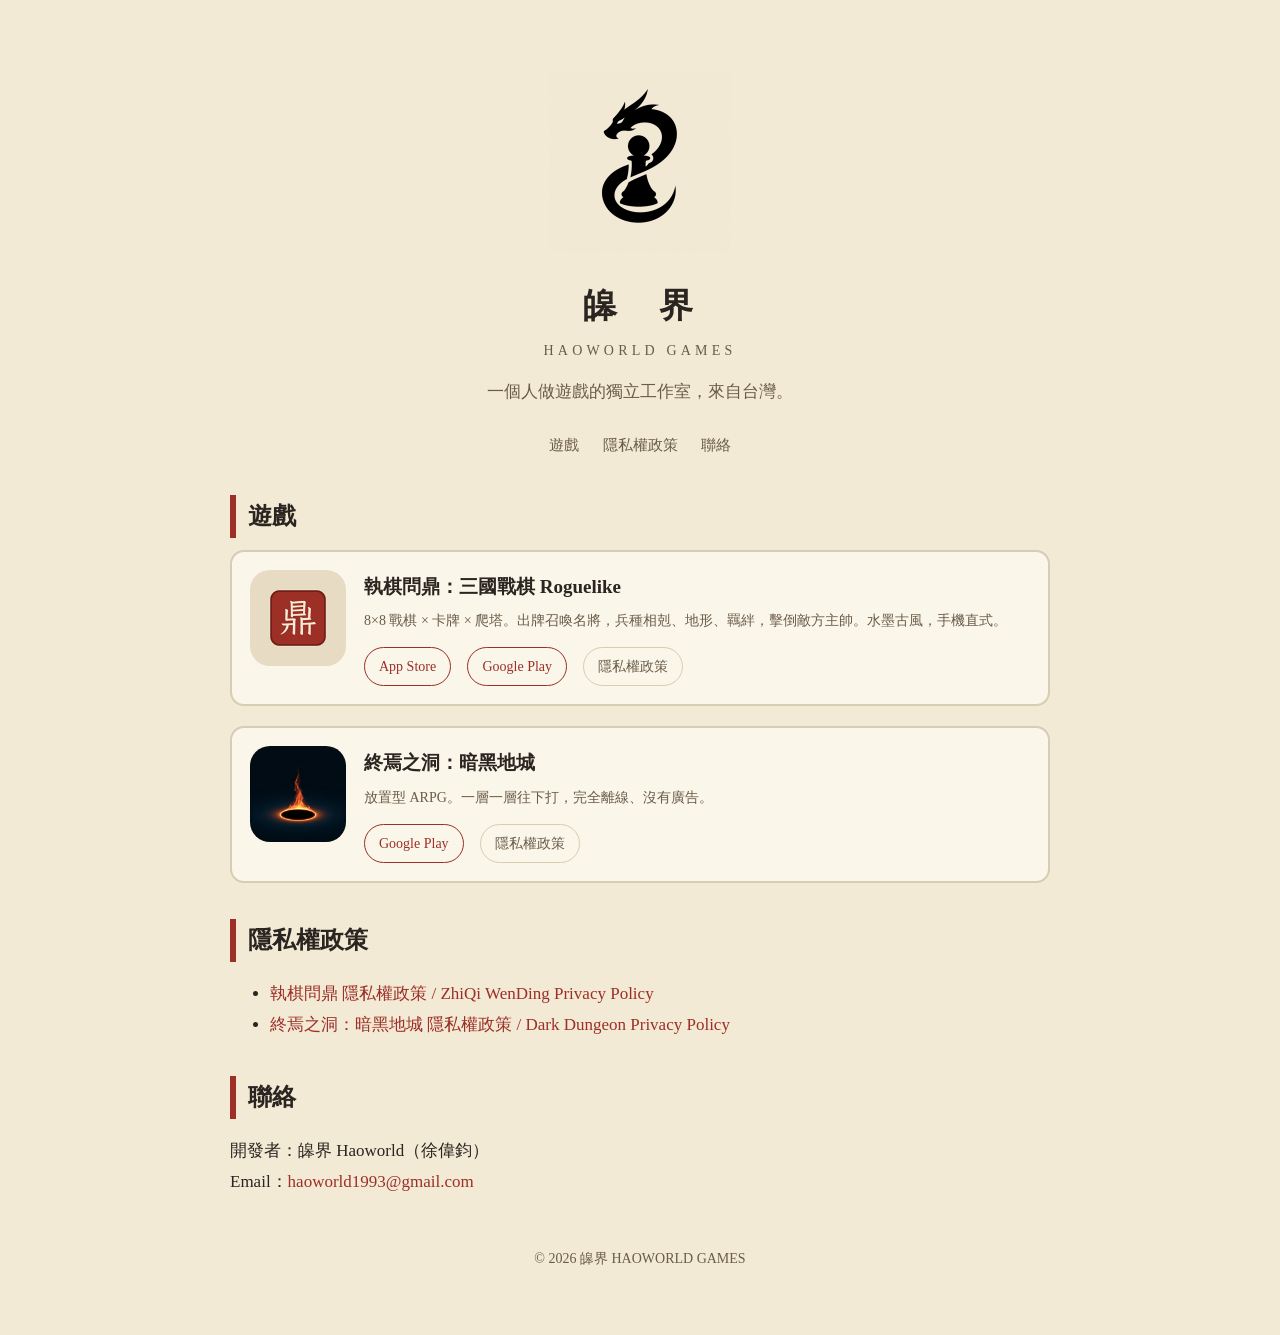
<file: index.html>
<!doctype html>
<html lang="zh-Hant">
<head>
<meta charset="utf-8">
<meta name="viewport" content="width=device-width, initial-scale=1">
<title>皞界 HAOWORLD GAMES</title>
<meta name="description" content="皞界 HAOWORLD GAMES — 台灣獨立遊戲工作室。執棋問鼎：三國戰棋 Roguelike、終焉之洞：暗黑地城。">
<link rel="icon" href="assets/zhiqiwending.png">
<link rel="stylesheet" href="assets/site.css">
</head>
<body>
<div class="wrap">
  <header class="site">
    <img class="logo" src="assets/logo.png" alt="皞界 LOGO：龍與棋子">
    <h1>皞　界</h1>
    <div class="en">HAOWORLD GAMES</div>
    <div class="tag">一個人做遊戲的獨立工作室，來自台灣。</div>
  </header>
  <nav class="top">
    <a href="#games">遊戲</a>
    <a href="#privacy">隱私權政策</a>
    <a href="#contact">聯絡</a>
  </nav>

  <h2 id="games">遊戲</h2>
  <div class="games">
    <div class="game">
      <img src="assets/zhiqiwending.png" alt="執棋問鼎 圖示">
      <div>
        <h3>執棋問鼎：三國戰棋 Roguelike</h3>
        <div class="sub">8×8 戰棋 × 卡牌 × 爬塔。出牌召喚名將，兵種相剋、地形、羈絆，擊倒敵方主帥。水墨古風，手機直式。</div>
        <div class="links">
          <a href="https://apps.apple.com/app/id6809113936">App Store</a>
          <a href="https://play.google.com/store/apps/details?id=com.haoworld.zhiqiwending">Google Play</a>
          <a class="soft" href="zhiqiwending/privacy.html">隱私權政策</a>
        </div>
      </div>
    </div>
    <div class="game">
      <img src="assets/darkdungeon.png" alt="終焉之洞：暗黑地城 圖示">
      <div>
        <h3>終焉之洞：暗黑地城</h3>
        <div class="sub">放置型 ARPG。一層一層往下打，完全離線、沒有廣告。</div>
        <div class="links">
          <a href="https://play.google.com/store/apps/details?id=com.haoworld.darkdungeon">Google Play</a>
          <a class="soft" href="darkdungeon/privacy.html">隱私權政策</a>
        </div>
      </div>
    </div>
  </div>

  <h2 id="privacy">隱私權政策</h2>
  <ul>
    <li><a href="zhiqiwending/privacy.html">執棋問鼎 隱私權政策 / ZhiQi WenDing Privacy Policy</a></li>
    <li><a href="darkdungeon/privacy.html">終焉之洞：暗黑地城 隱私權政策 / Dark Dungeon Privacy Policy</a></li>
  </ul>

  <h2 id="contact">聯絡</h2>
  <p>開發者：皞界 Haoworld（徐偉鈞）<br>
  Email：<a href="mailto:haoworld1993@gmail.com">haoworld1993@gmail.com</a></p>

  <footer>© 2026 皞界 HAOWORLD GAMES</footer>
</div>
</body>
</html>
</file>
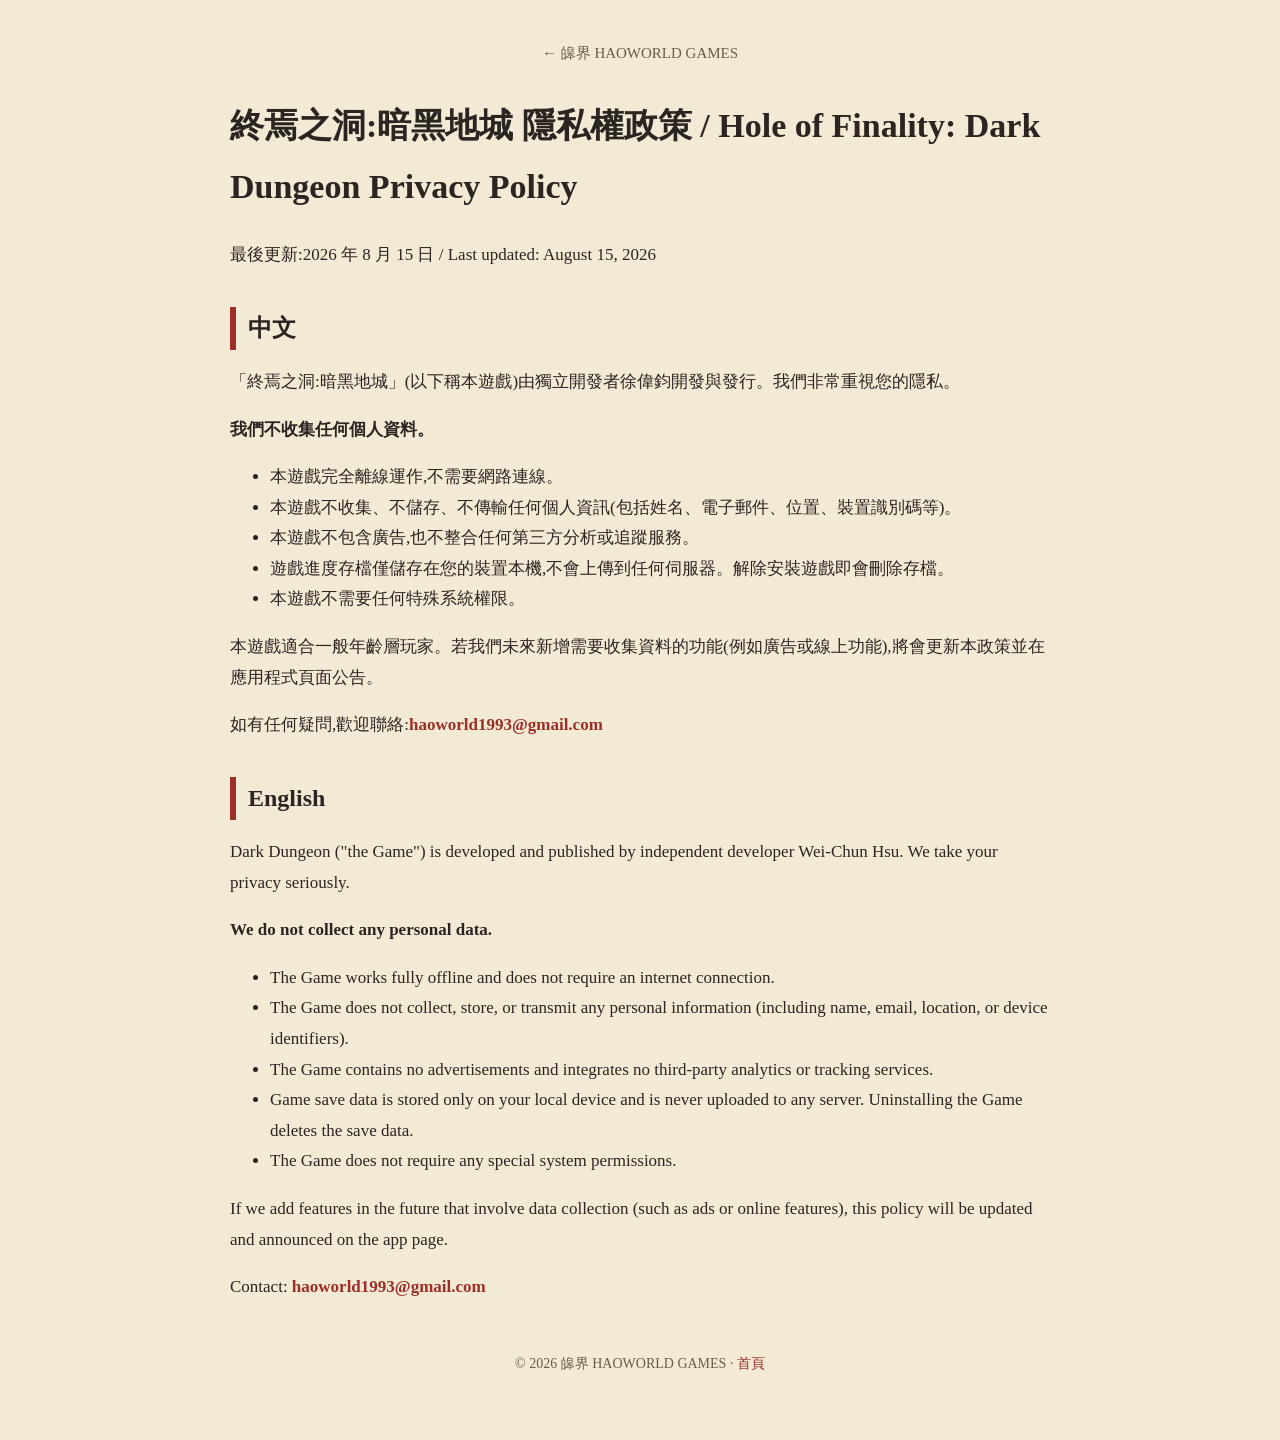
<file: darkdungeon/privacy.html>
<!doctype html>
<html lang="zh-Hant">
<head>
<meta charset="utf-8">
<meta name="viewport" content="width=device-width, initial-scale=1">
<title>終焉之洞：暗黑地城 隱私權政策 / Dark Dungeon Privacy Policy</title>
<link rel="icon" href="../assets/zhiqiwending.png">
<link rel="stylesheet" href="../assets/site.css">
</head>
<body>
<div class="wrap">
<nav class="top"><a href="../">← 皞界 HAOWORLD GAMES</a></nav>
<h1>終焉之洞:暗黑地城 隱私權政策 / Hole of Finality: Dark Dungeon Privacy Policy</h1>
<p>最後更新:2026 年 8 月 15 日 / Last updated: August 15, 2026</p>
<h2>中文</h2>
<p>「終焉之洞:暗黑地城」(以下稱本遊戲)由獨立開發者徐偉鈞開發與發行。我們非常重視您的隱私。</p>
<p><strong>我們不收集任何個人資料。</strong></p>
<ul><li>本遊戲完全離線運作,不需要網路連線。</li><li>本遊戲不收集、不儲存、不傳輸任何個人資訊(包括姓名、電子郵件、位置、裝置識別碼等)。</li><li>本遊戲不包含廣告,也不整合任何第三方分析或追蹤服務。</li><li>遊戲進度存檔僅儲存在您的裝置本機,不會上傳到任何伺服器。解除安裝遊戲即會刪除存檔。</li><li>本遊戲不需要任何特殊系統權限。</li></ul>
<p>本遊戲適合一般年齡層玩家。若我們未來新增需要收集資料的功能(例如廣告或線上功能),將會更新本政策並在應用程式頁面公告。</p>
<p>如有任何疑問,歡迎聯絡:<strong><a href="mailto:haoworld1993@gmail.com">haoworld1993@gmail.com</a></strong></p>
<h2>English</h2>
<p>Dark Dungeon ("the Game") is developed and published by independent developer Wei-Chun Hsu. We take your privacy seriously.</p>
<p><strong>We do not collect any personal data.</strong></p>
<ul><li>The Game works fully offline and does not require an internet connection.</li><li>The Game does not collect, store, or transmit any personal information (including name, email, location, or device identifiers).</li><li>The Game contains no advertisements and integrates no third-party analytics or tracking services.</li><li>Game save data is stored only on your local device and is never uploaded to any server. Uninstalling the Game deletes the save data.</li><li>The Game does not require any special system permissions.</li></ul>
<p>If we add features in the future that involve data collection (such as ads or online features), this policy will be updated and announced on the app page.</p>
<p>Contact: <strong><a href="mailto:haoworld1993@gmail.com">haoworld1993@gmail.com</a></strong></p>
<footer>© 2026 皞界 HAOWORLD GAMES · <a href="../">首頁</a></footer>
</div>
</body>
</html>
</file>
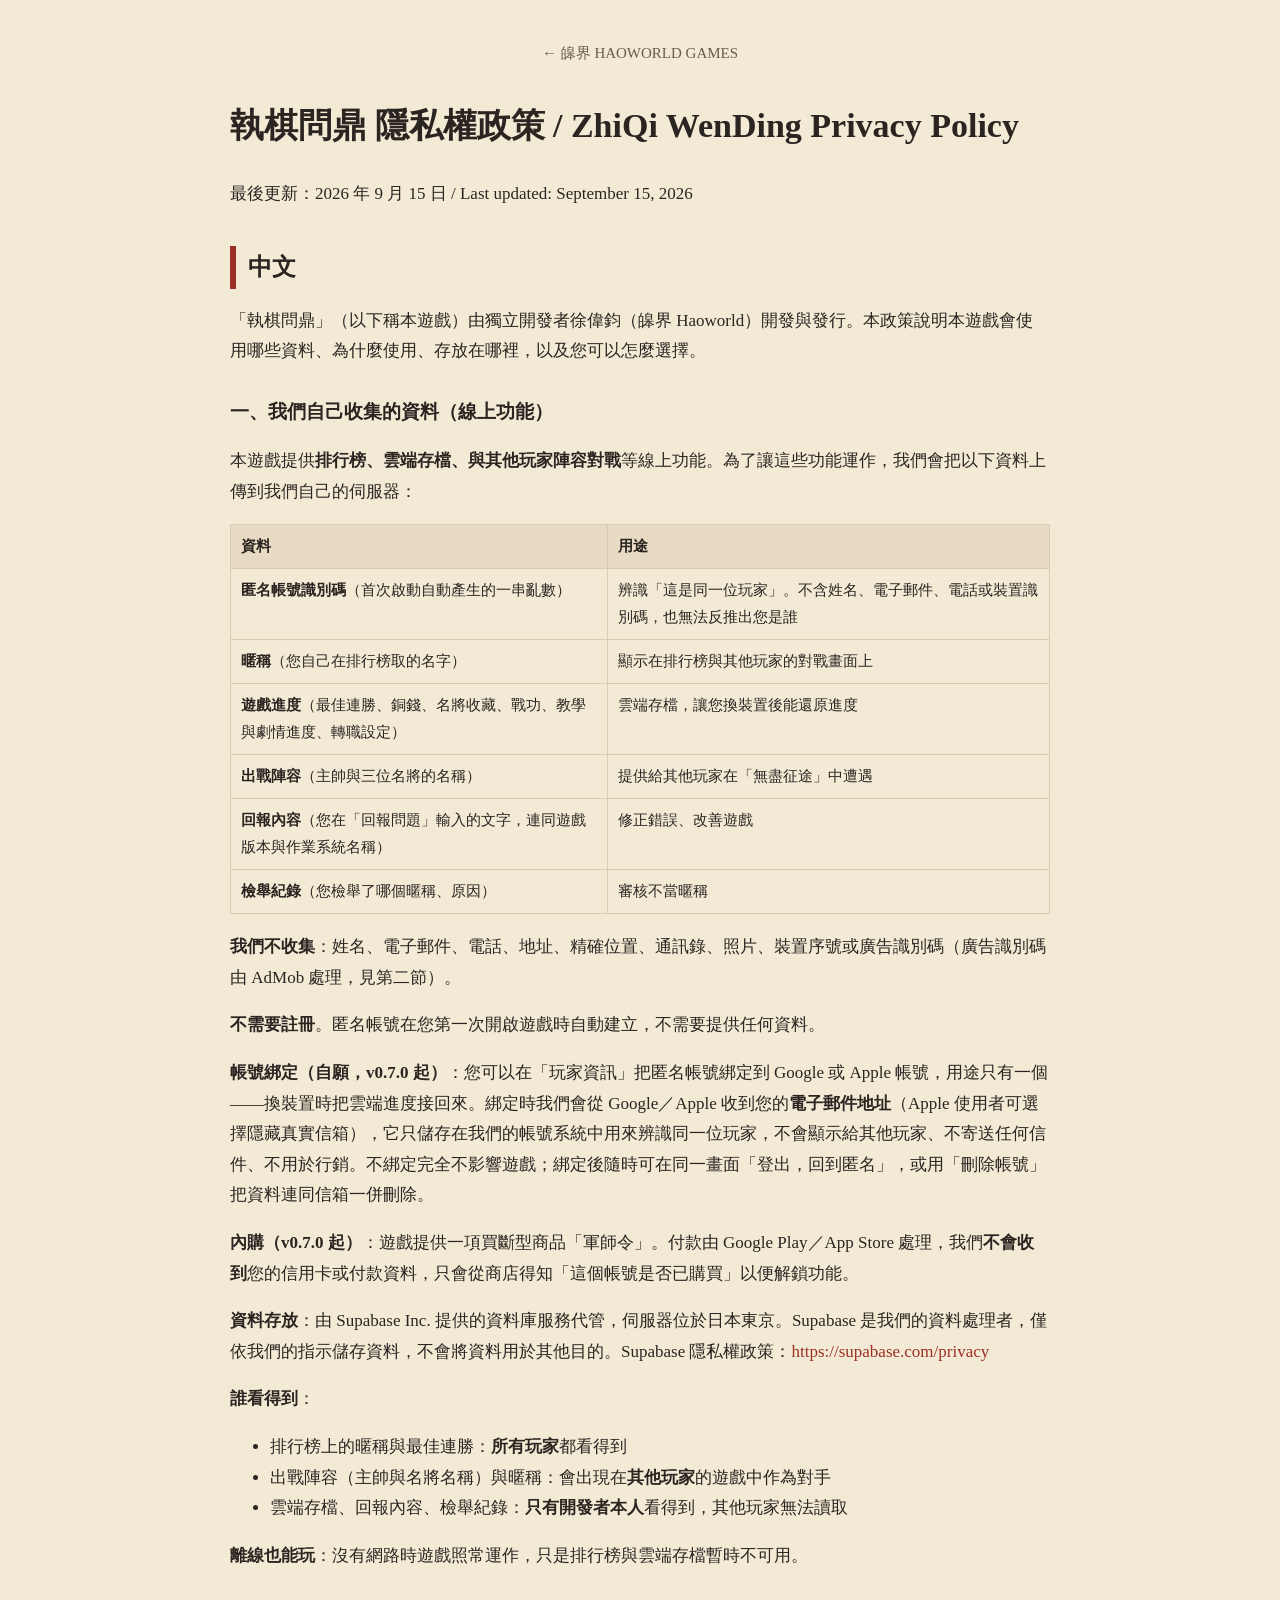
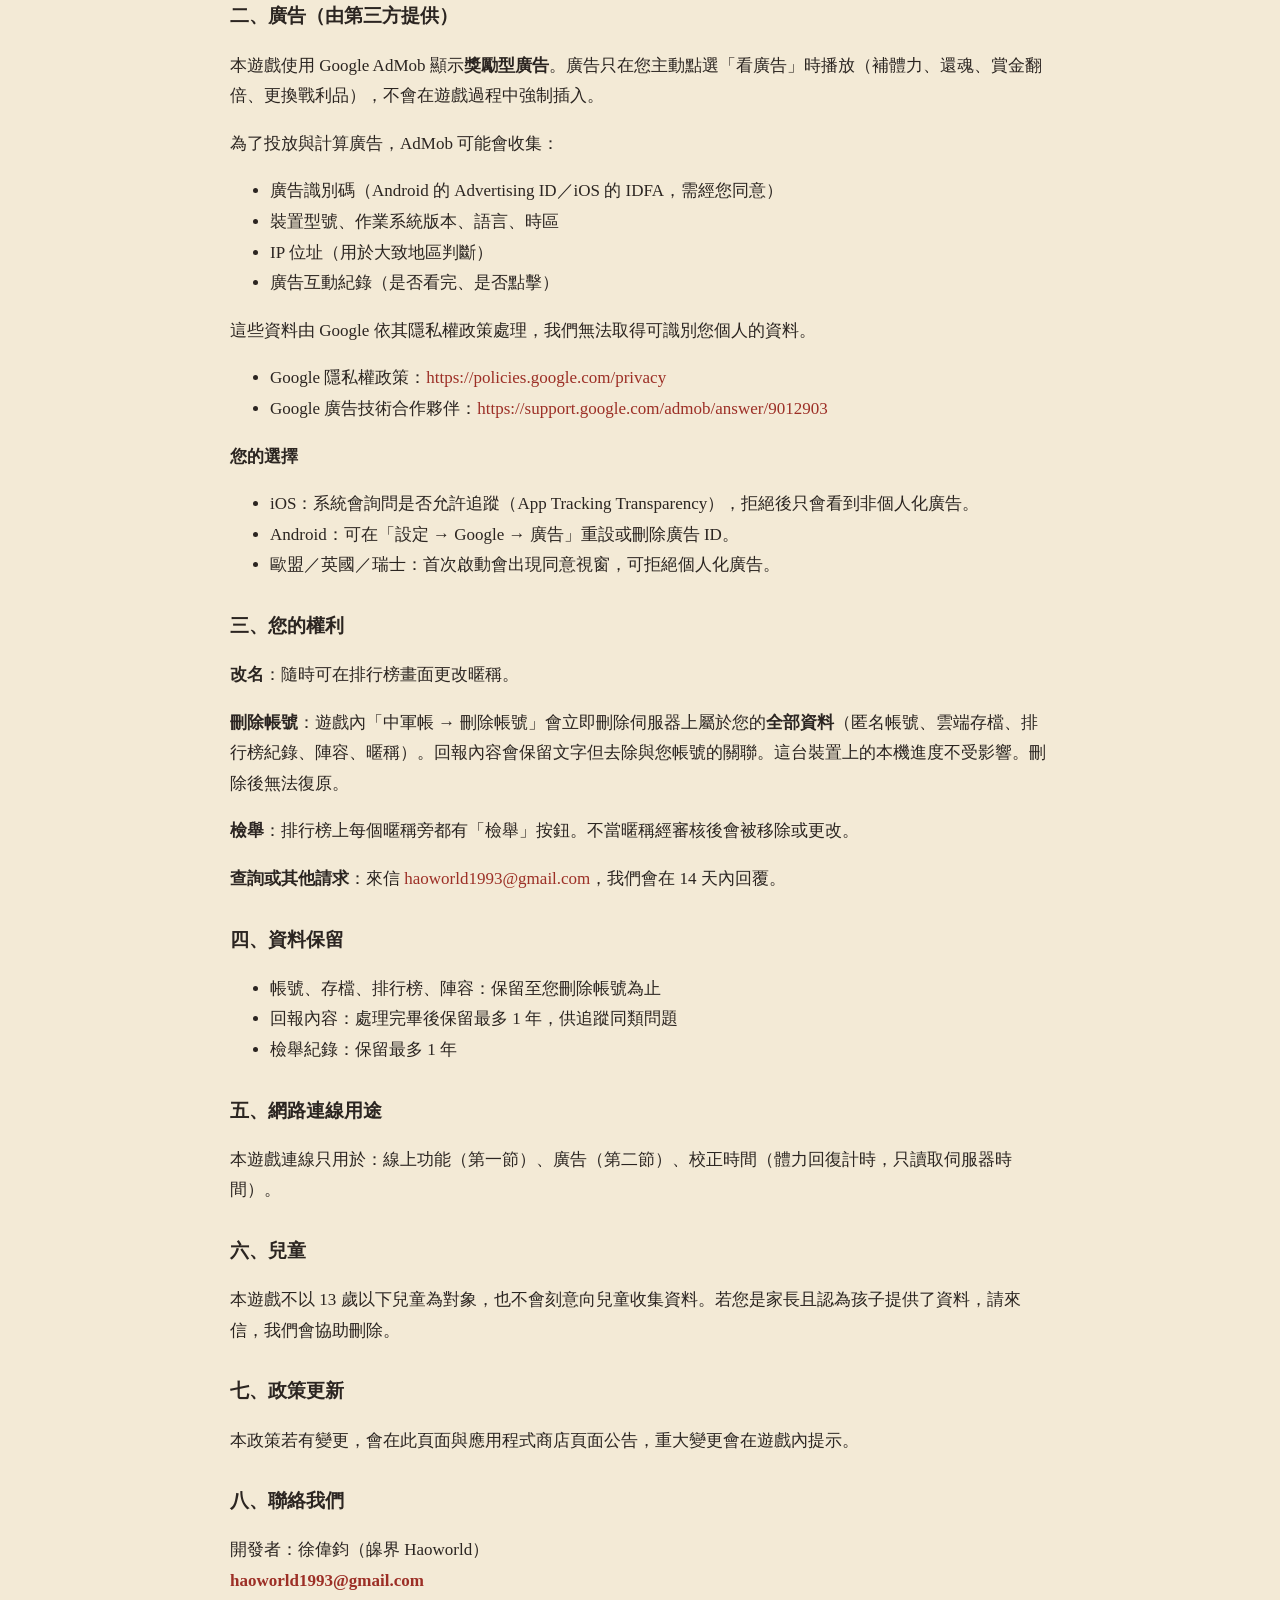
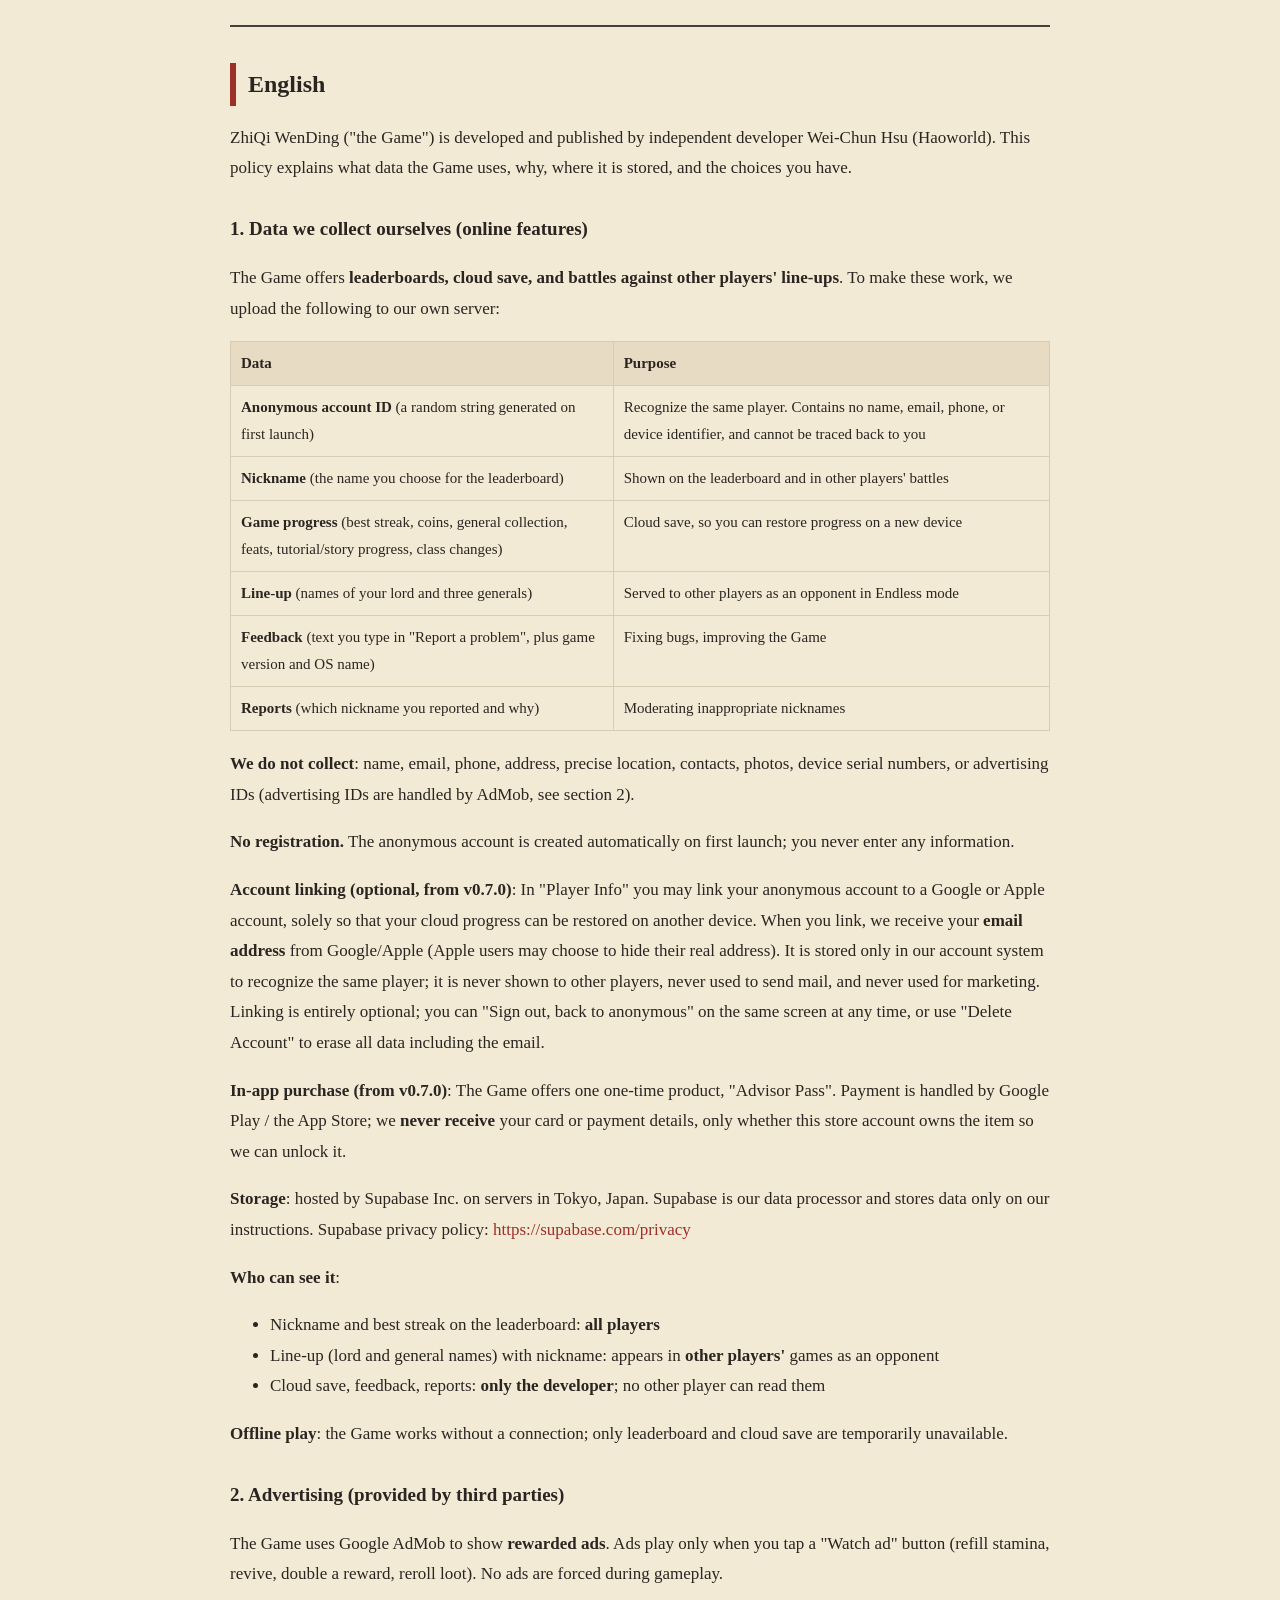
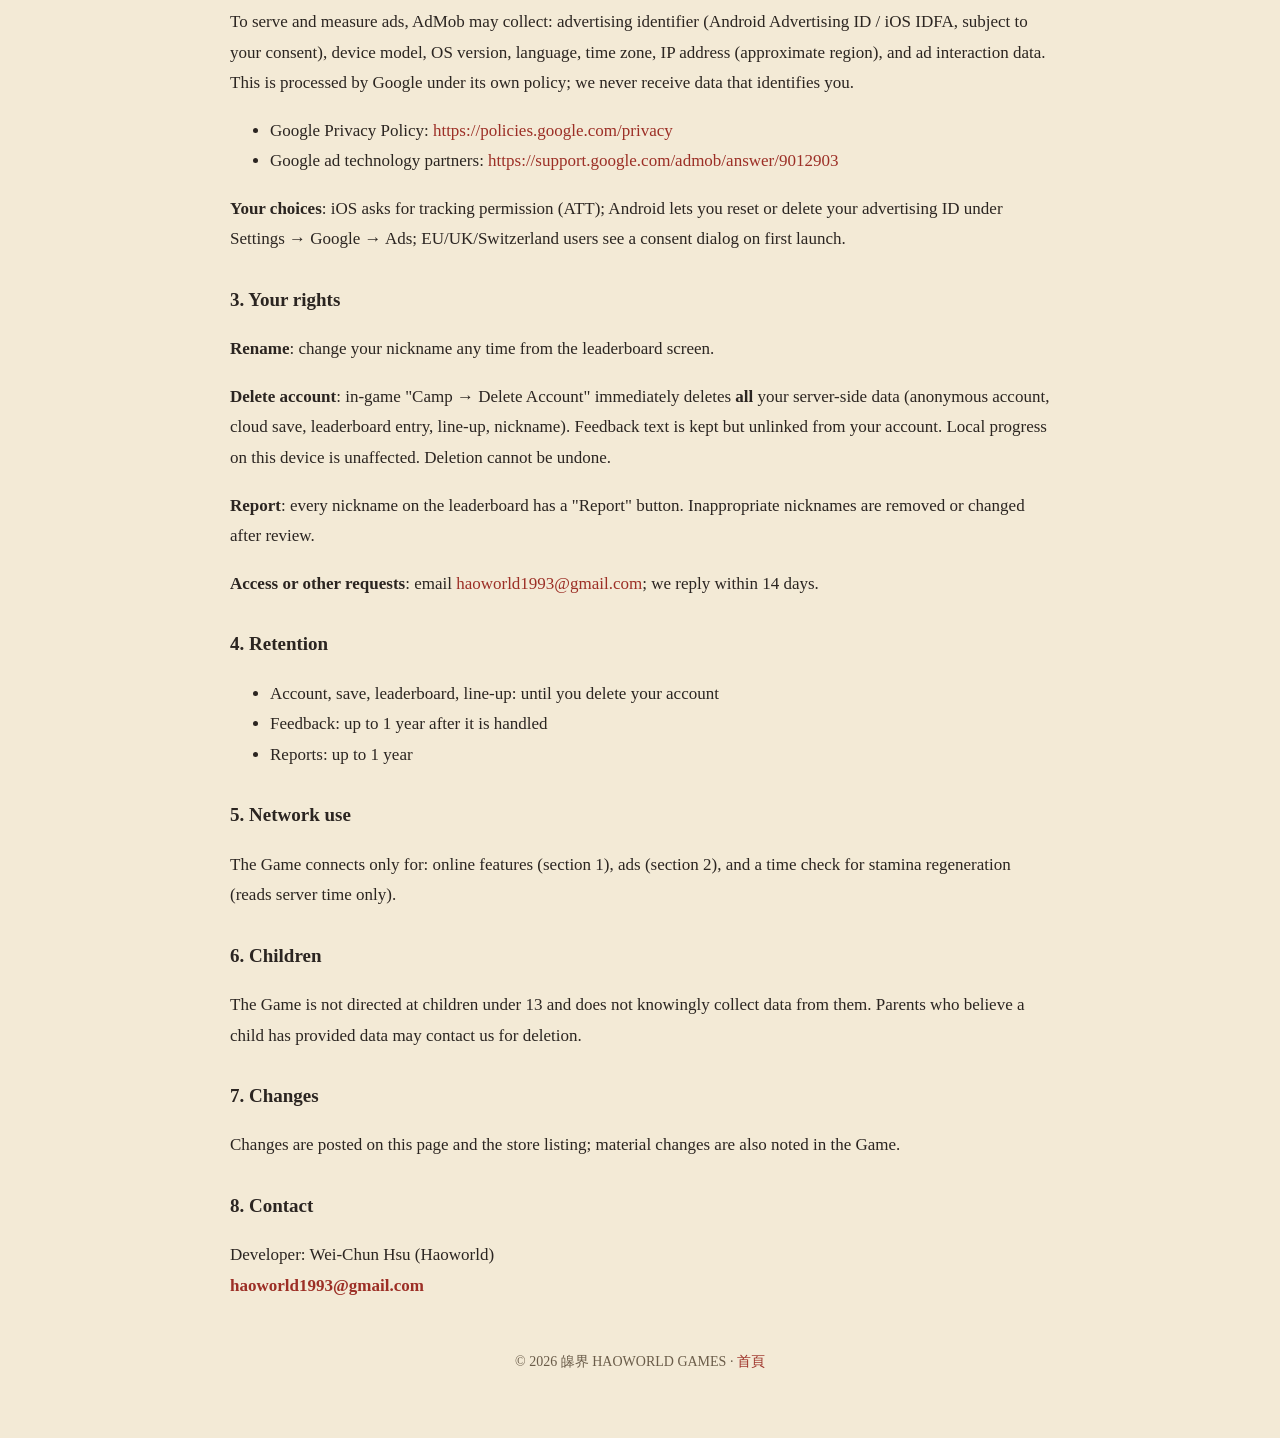
<file: zhiqiwending/privacy.html>
<!doctype html>
<html lang="zh-Hant">
<head>
<meta charset="utf-8">
<meta name="viewport" content="width=device-width, initial-scale=1">
<title>執棋問鼎 隱私權政策 / ZhiQi WenDing Privacy Policy</title>
<link rel="icon" href="../assets/zhiqiwending.png">
<link rel="stylesheet" href="../assets/site.css">
</head>
<body>
<div class="wrap">
<nav class="top"><a href="../">← 皞界 HAOWORLD GAMES</a></nav>
<h1>執棋問鼎 隱私權政策 / ZhiQi WenDing Privacy Policy</h1>
<p>最後更新：2026 年 9 月 15 日 / Last updated: September 15, 2026</p>
<h2>中文</h2>
<p>「執棋問鼎」（以下稱本遊戲）由獨立開發者徐偉鈞（皞界 Haoworld）開發與發行。本政策說明本遊戲會使用哪些資料、為什麼使用、存放在哪裡，以及您可以怎麼選擇。</p>
<h3>一、我們自己收集的資料（線上功能）</h3>
<p>本遊戲提供<strong>排行榜、雲端存檔、與其他玩家陣容對戰</strong>等線上功能。為了讓這些功能運作，我們會把以下資料上傳到我們自己的伺服器：</p>
<table><thead><tr><th>資料</th><th>用途</th></tr></thead><tbody><tr><td><strong>匿名帳號識別碼</strong>（首次啟動自動產生的一串亂數）</td><td>辨識「這是同一位玩家」。不含姓名、電子郵件、電話或裝置識別碼，也無法反推出您是誰</td></tr><tr><td><strong>暱稱</strong>（您自己在排行榜取的名字）</td><td>顯示在排行榜與其他玩家的對戰畫面上</td></tr><tr><td><strong>遊戲進度</strong>（最佳連勝、銅錢、名將收藏、戰功、教學與劇情進度、轉職設定）</td><td>雲端存檔，讓您換裝置後能還原進度</td></tr><tr><td><strong>出戰陣容</strong>（主帥與三位名將的名稱）</td><td>提供給其他玩家在「無盡征途」中遭遇</td></tr><tr><td><strong>回報內容</strong>（您在「回報問題」輸入的文字，連同遊戲版本與作業系統名稱）</td><td>修正錯誤、改善遊戲</td></tr><tr><td><strong>檢舉紀錄</strong>（您檢舉了哪個暱稱、原因）</td><td>審核不當暱稱</td></tr></tbody></table>
<p><strong>我們不收集</strong>：姓名、電子郵件、電話、地址、精確位置、通訊錄、照片、裝置序號或廣告識別碼（廣告識別碼由 AdMob 處理，見第二節）。</p>
<p><strong>不需要註冊</strong>。匿名帳號在您第一次開啟遊戲時自動建立，不需要提供任何資料。</p>
<p><strong>帳號綁定（自願，v0.7.0 起）</strong>：您可以在「玩家資訊」把匿名帳號綁定到 Google 或 Apple 帳號，用途只有一個——換裝置時把雲端進度接回來。綁定時我們會從 Google／Apple 收到您的<strong>電子郵件地址</strong>（Apple 使用者可選擇隱藏真實信箱），它只儲存在我們的帳號系統中用來辨識同一位玩家，不會顯示給其他玩家、不寄送任何信件、不用於行銷。不綁定完全不影響遊戲；綁定後隨時可在同一畫面「登出，回到匿名」，或用「刪除帳號」把資料連同信箱一併刪除。</p>
<p><strong>內購（v0.7.0 起）</strong>：遊戲提供一項買斷型商品「軍師令」。付款由 Google Play／App Store 處理，我們<strong>不會收到</strong>您的信用卡或付款資料，只會從商店得知「這個帳號是否已購買」以便解鎖功能。</p>
<p><strong>資料存放</strong>：由 Supabase Inc. 提供的資料庫服務代管，伺服器位於日本東京。Supabase 是我們的資料處理者，僅依我們的指示儲存資料，不會將資料用於其他目的。Supabase 隱私權政策：<a href="https://supabase.com/privacy">https://supabase.com/privacy</a></p>
<p><strong>誰看得到</strong>：</p>
<ul><li>排行榜上的暱稱與最佳連勝：<strong>所有玩家</strong>都看得到</li><li>出戰陣容（主帥與名將名稱）與暱稱：會出現在<strong>其他玩家</strong>的遊戲中作為對手</li><li>雲端存檔、回報內容、檢舉紀錄：<strong>只有開發者本人</strong>看得到，其他玩家無法讀取</li></ul>
<p><strong>離線也能玩</strong>：沒有網路時遊戲照常運作，只是排行榜與雲端存檔暫時不可用。</p>
<h3>二、廣告（由第三方提供）</h3>
<p>本遊戲使用 Google AdMob 顯示<strong>獎勵型廣告</strong>。廣告只在您主動點選「看廣告」時播放（補體力、還魂、賞金翻倍、更換戰利品），不會在遊戲過程中強制插入。</p>
<p>為了投放與計算廣告，AdMob 可能會收集：</p>
<ul><li>廣告識別碼（Android 的 Advertising ID／iOS 的 IDFA，需經您同意）</li><li>裝置型號、作業系統版本、語言、時區</li><li>IP 位址（用於大致地區判斷）</li><li>廣告互動紀錄（是否看完、是否點擊）</li></ul>
<p>這些資料由 Google 依其隱私權政策處理，我們無法取得可識別您個人的資料。</p>
<ul><li>Google 隱私權政策：<a href="https://policies.google.com/privacy">https://policies.google.com/privacy</a></li><li>Google 廣告技術合作夥伴：<a href="https://support.google.com/admob/answer/9012903">https://support.google.com/admob/answer/9012903</a></li></ul>
<p><strong>您的選擇</strong></p>
<ul><li>iOS：系統會詢問是否允許追蹤（App Tracking Transparency），拒絕後只會看到非個人化廣告。</li><li>Android：可在「設定 → Google → 廣告」重設或刪除廣告 ID。</li><li>歐盟／英國／瑞士：首次啟動會出現同意視窗，可拒絕個人化廣告。</li></ul>
<h3>三、您的權利</h3>
<p><strong>改名</strong>：隨時可在排行榜畫面更改暱稱。</p>
<p><strong>刪除帳號</strong>：遊戲內「中軍帳 → 刪除帳號」會立即刪除伺服器上屬於您的<strong>全部資料</strong>（匿名帳號、雲端存檔、排行榜紀錄、陣容、暱稱）。回報內容會保留文字但去除與您帳號的關聯。這台裝置上的本機進度不受影響。刪除後無法復原。</p>
<p><strong>檢舉</strong>：排行榜上每個暱稱旁都有「檢舉」按鈕。不當暱稱經審核後會被移除或更改。</p>
<p><strong>查詢或其他請求</strong>：來信 <a href="mailto:haoworld1993@gmail.com">haoworld1993@gmail.com</a>，我們會在 14 天內回覆。</p>
<h3>四、資料保留</h3>
<ul><li>帳號、存檔、排行榜、陣容：保留至您刪除帳號為止</li><li>回報內容：處理完畢後保留最多 1 年，供追蹤同類問題</li><li>檢舉紀錄：保留最多 1 年</li></ul>
<h3>五、網路連線用途</h3>
<p>本遊戲連線只用於：線上功能（第一節）、廣告（第二節）、校正時間（體力回復計時，只讀取伺服器時間）。</p>
<h3>六、兒童</h3>
<p>本遊戲不以 13 歲以下兒童為對象，也不會刻意向兒童收集資料。若您是家長且認為孩子提供了資料，請來信，我們會協助刪除。</p>
<h3>七、政策更新</h3>
<p>本政策若有變更，會在此頁面與應用程式商店頁面公告，重大變更會在遊戲內提示。</p>
<h3>八、聯絡我們</h3>
<p>開發者：徐偉鈞（皞界 Haoworld）<br><strong><a href="mailto:haoworld1993@gmail.com">haoworld1993@gmail.com</a></strong></p>
<hr class="ink">
<h2>English</h2>
<p>ZhiQi WenDing ("the Game") is developed and published by independent developer Wei-Chun Hsu (Haoworld). This policy explains what data the Game uses, why, where it is stored, and the choices you have.</p>
<h3>1. Data we collect ourselves (online features)</h3>
<p>The Game offers <strong>leaderboards, cloud save, and battles against other players' line-ups</strong>. To make these work, we upload the following to our own server:</p>
<table><thead><tr><th>Data</th><th>Purpose</th></tr></thead><tbody><tr><td><strong>Anonymous account ID</strong> (a random string generated on first launch)</td><td>Recognize the same player. Contains no name, email, phone, or device identifier, and cannot be traced back to you</td></tr><tr><td><strong>Nickname</strong> (the name you choose for the leaderboard)</td><td>Shown on the leaderboard and in other players' battles</td></tr><tr><td><strong>Game progress</strong> (best streak, coins, general collection, feats, tutorial/story progress, class changes)</td><td>Cloud save, so you can restore progress on a new device</td></tr><tr><td><strong>Line-up</strong> (names of your lord and three generals)</td><td>Served to other players as an opponent in Endless mode</td></tr><tr><td><strong>Feedback</strong> (text you type in "Report a problem", plus game version and OS name)</td><td>Fixing bugs, improving the Game</td></tr><tr><td><strong>Reports</strong> (which nickname you reported and why)</td><td>Moderating inappropriate nicknames</td></tr></tbody></table>
<p><strong>We do not collect</strong>: name, email, phone, address, precise location, contacts, photos, device serial numbers, or advertising IDs (advertising IDs are handled by AdMob, see section 2).</p>
<p><strong>No registration.</strong> The anonymous account is created automatically on first launch; you never enter any information.</p>
<p><strong>Account linking (optional, from v0.7.0)</strong>: In "Player Info" you may link your anonymous account to a Google or Apple account, solely so that your cloud progress can be restored on another device. When you link, we receive your <strong>email address</strong> from Google/Apple (Apple users may choose to hide their real address). It is stored only in our account system to recognize the same player; it is never shown to other players, never used to send mail, and never used for marketing. Linking is entirely optional; you can "Sign out, back to anonymous" on the same screen at any time, or use "Delete Account" to erase all data including the email.</p>
<p><strong>In-app purchase (from v0.7.0)</strong>: The Game offers one one-time product, "Advisor Pass". Payment is handled by Google Play / the App Store; we <strong>never receive</strong> your card or payment details, only whether this store account owns the item so we can unlock it.</p>
<p><strong>Storage</strong>: hosted by Supabase Inc. on servers in Tokyo, Japan. Supabase is our data processor and stores data only on our instructions. Supabase privacy policy: <a href="https://supabase.com/privacy">https://supabase.com/privacy</a></p>
<p><strong>Who can see it</strong>:</p>
<ul><li>Nickname and best streak on the leaderboard: <strong>all players</strong></li><li>Line-up (lord and general names) with nickname: appears in <strong>other players'</strong> games as an opponent</li><li>Cloud save, feedback, reports: <strong>only the developer</strong>; no other player can read them</li></ul>
<p><strong>Offline play</strong>: the Game works without a connection; only leaderboard and cloud save are temporarily unavailable.</p>
<h3>2. Advertising (provided by third parties)</h3>
<p>The Game uses Google AdMob to show <strong>rewarded ads</strong>. Ads play only when you tap a "Watch ad" button (refill stamina, revive, double a reward, reroll loot). No ads are forced during gameplay.</p>
<p>To serve and measure ads, AdMob may collect: advertising identifier (Android Advertising ID / iOS IDFA, subject to your consent), device model, OS version, language, time zone, IP address (approximate region), and ad interaction data. This is processed by Google under its own policy; we never receive data that identifies you.</p>
<ul><li>Google Privacy Policy: <a href="https://policies.google.com/privacy">https://policies.google.com/privacy</a></li><li>Google ad technology partners: <a href="https://support.google.com/admob/answer/9012903">https://support.google.com/admob/answer/9012903</a></li></ul>
<p><strong>Your choices</strong>: iOS asks for tracking permission (ATT); Android lets you reset or delete your advertising ID under Settings → Google → Ads; EU/UK/Switzerland users see a consent dialog on first launch.</p>
<h3>3. Your rights</h3>
<p><strong>Rename</strong>: change your nickname any time from the leaderboard screen.</p>
<p><strong>Delete account</strong>: in-game "Camp → Delete Account" immediately deletes <strong>all</strong> your server-side data (anonymous account, cloud save, leaderboard entry, line-up, nickname). Feedback text is kept but unlinked from your account. Local progress on this device is unaffected. Deletion cannot be undone.</p>
<p><strong>Report</strong>: every nickname on the leaderboard has a "Report" button. Inappropriate nicknames are removed or changed after review.</p>
<p><strong>Access or other requests</strong>: email <a href="mailto:haoworld1993@gmail.com">haoworld1993@gmail.com</a>; we reply within 14 days.</p>
<h3>4. Retention</h3>
<ul><li>Account, save, leaderboard, line-up: until you delete your account</li><li>Feedback: up to 1 year after it is handled</li><li>Reports: up to 1 year</li></ul>
<h3>5. Network use</h3>
<p>The Game connects only for: online features (section 1), ads (section 2), and a time check for stamina regeneration (reads server time only).</p>
<h3>6. Children</h3>
<p>The Game is not directed at children under 13 and does not knowingly collect data from them. Parents who believe a child has provided data may contact us for deletion.</p>
<h3>7. Changes</h3>
<p>Changes are posted on this page and the store listing; material changes are also noted in the Game.</p>
<h3>8. Contact</h3>
<p>Developer: Wei-Chun Hsu (Haoworld)<br><strong><a href="mailto:haoworld1993@gmail.com">haoworld1993@gmail.com</a></strong></p>
<footer>© 2026 皞界 HAOWORLD GAMES · <a href="../">首頁</a></footer>
</div>
</body>
</html>
</file>
<file: assets/site.css>
:root {
  --paper: #f3ead6;
  --paper-deep: #e7dcc3;
  --ink: #2b2521;
  --ink-soft: #6a5c49;
  --seal: #9c2f26;
  --line: #d8ccb2;
}
* { box-sizing: border-box; }
html { color-scheme: light; }
body {
  margin: 0;
  background: var(--paper);
  color: var(--ink);
  font-family: "LXGW WenKai TC", "Noto Serif TC", "PingFang TC", "Microsoft JhengHei", serif;
  line-height: 1.8;
  font-size: 17px;
}
a { color: var(--seal); text-decoration: none; }
a:hover { text-decoration: underline; }
.wrap { max-width: 860px; margin: 0 auto; padding: 32px 20px 64px; }
header.site { text-align: center; padding: 40px 0 16px; }
header.site img.logo { width: 180px; max-width: 50vw; height: auto; mix-blend-mode: multiply; }
header.site h1 { margin: 12px 0 0; font-size: 34px; letter-spacing: 0.12em; }
header.site .en { color: var(--ink-soft); letter-spacing: 0.3em; font-size: 14px; margin-top: 2px; }
header.site .tag { color: var(--ink-soft); margin-top: 14px; }
nav.top { text-align: center; margin: 8px 0 28px; font-size: 15px; }
nav.top a { margin: 0 10px; color: var(--ink-soft); }
hr.ink { border: 0; height: 2px; background: var(--ink); opacity: 0.85; margin: 28px 0; }
h2 { font-size: 24px; margin: 36px 0 12px; border-left: 6px solid var(--seal); padding-left: 12px; }
h3 { font-size: 19px; margin: 28px 0 8px; }
.games { display: grid; gap: 20px; }
.game {
  display: grid; grid-template-columns: 96px 1fr; gap: 18px; align-items: start;
  background: #fbf6ea; border: 2px solid var(--line); border-radius: 14px; padding: 18px;
}
.game img { width: 96px; height: 96px; border-radius: 20px; }
.game h3 { margin: 0 0 4px; }
.game .sub { color: var(--ink-soft); font-size: 14px; margin-bottom: 8px; }
.game .links a { display: inline-block; margin: 6px 12px 0 0; padding: 6px 14px; border: 1.5px solid var(--seal); border-radius: 999px; font-size: 14px; }
.game .links a.soft { border-color: var(--line); color: var(--ink-soft); }
table { border-collapse: collapse; width: 100%; margin: 12px 0 18px; font-size: 15px; }
th, td { border: 1px solid var(--line); padding: 8px 10px; vertical-align: top; text-align: left; }
th { background: var(--paper-deep); }
blockquote { margin: 0; padding: 10px 16px; background: var(--paper-deep); border-radius: 10px; color: var(--ink-soft); }
footer { margin-top: 48px; text-align: center; color: var(--ink-soft); font-size: 14px; }
.seal { display: inline-block; color: #fff; background: var(--seal); border-radius: 6px; padding: 2px 8px; font-size: 13px; vertical-align: middle; }
.lang { text-align: right; font-size: 14px; color: var(--ink-soft); margin-top: -8px; }
@media (max-width: 520px) {
  .game { grid-template-columns: 72px 1fr; }
  .game img { width: 72px; height: 72px; }
  table { display: block; overflow-x: auto; }
}
</file>
